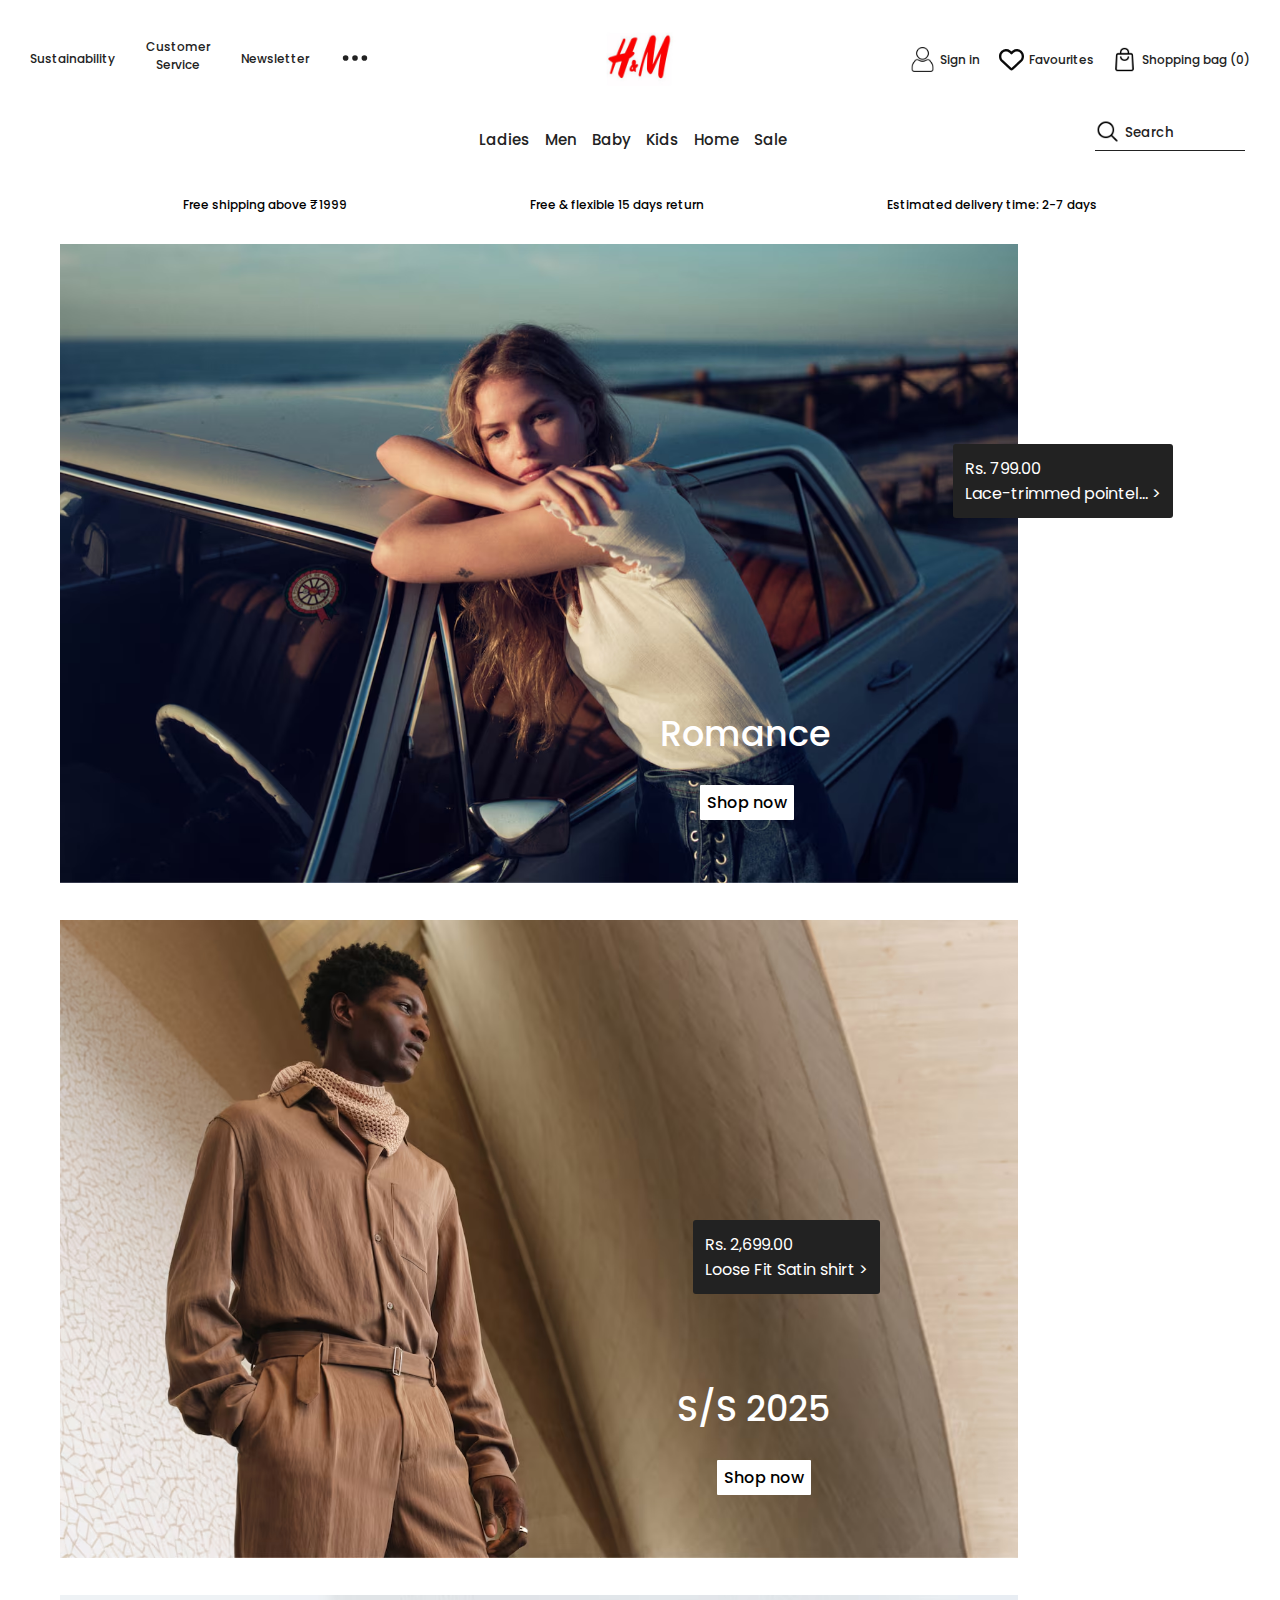
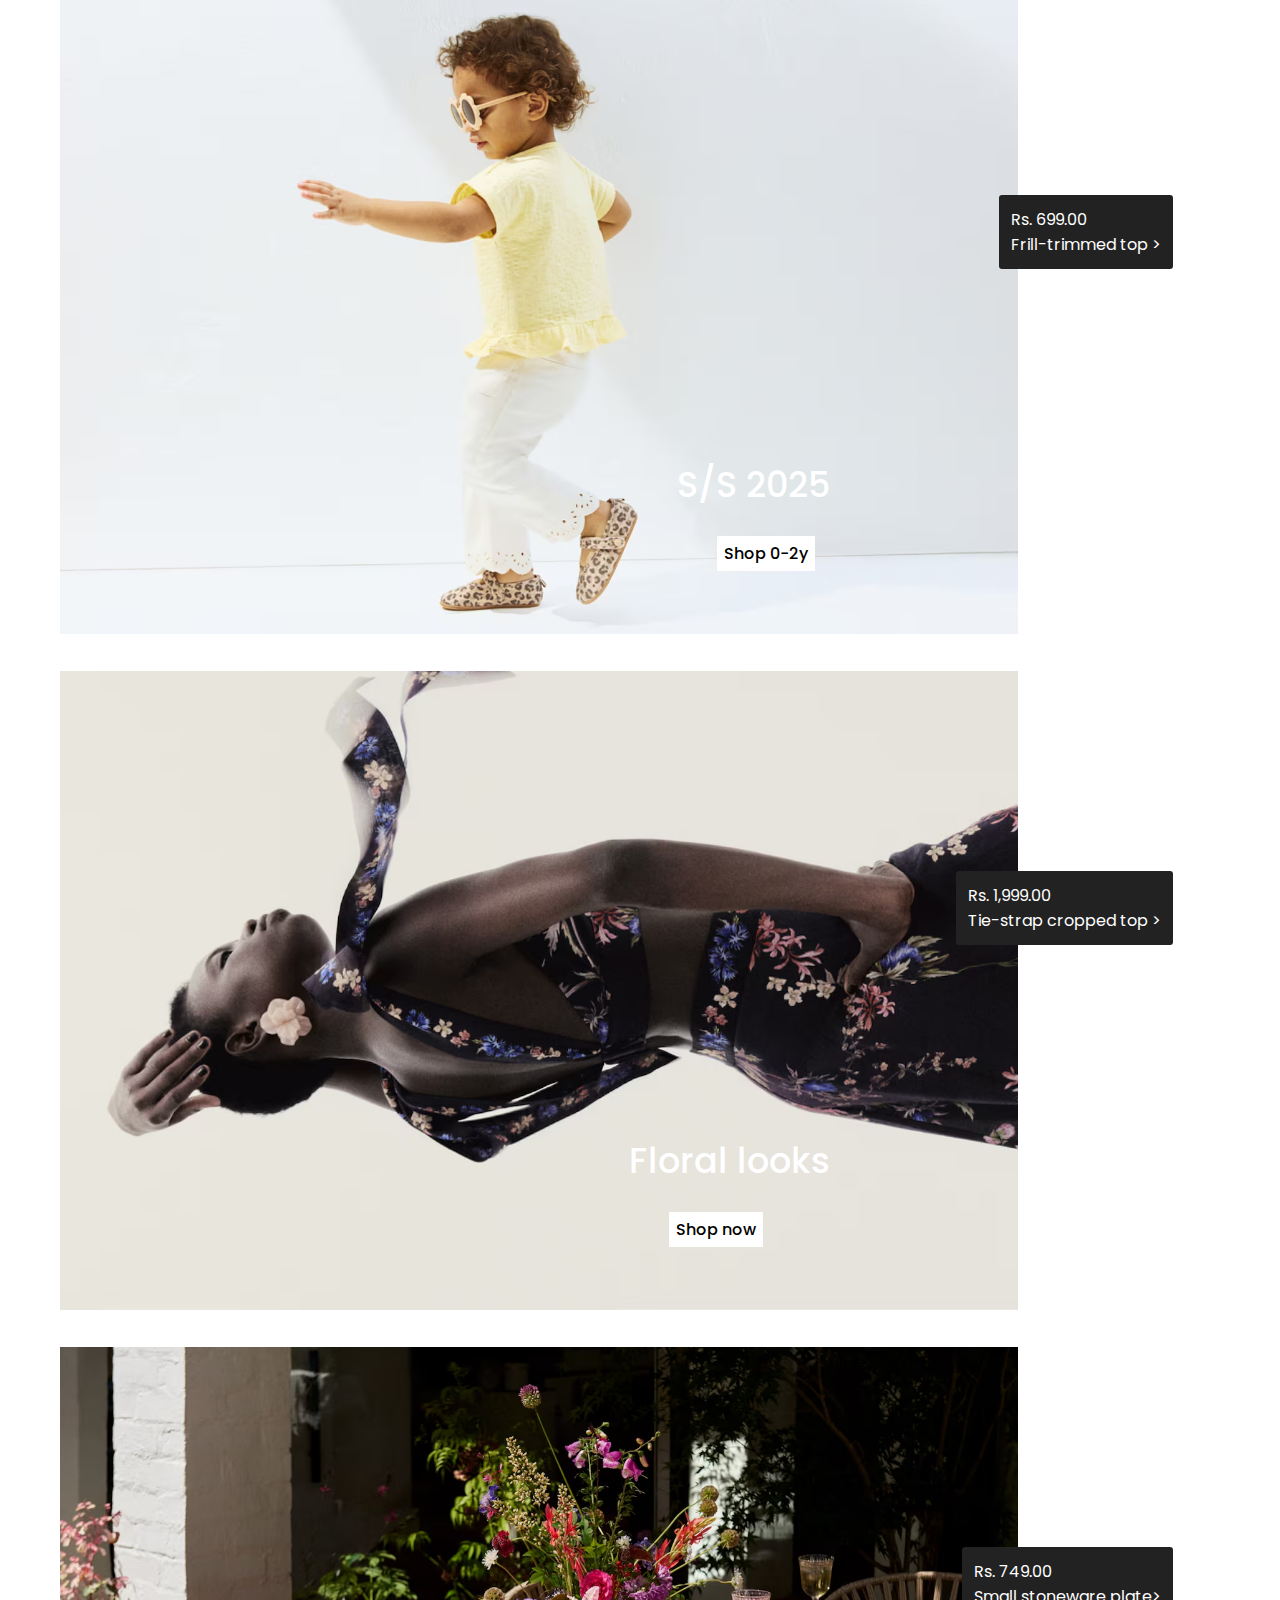
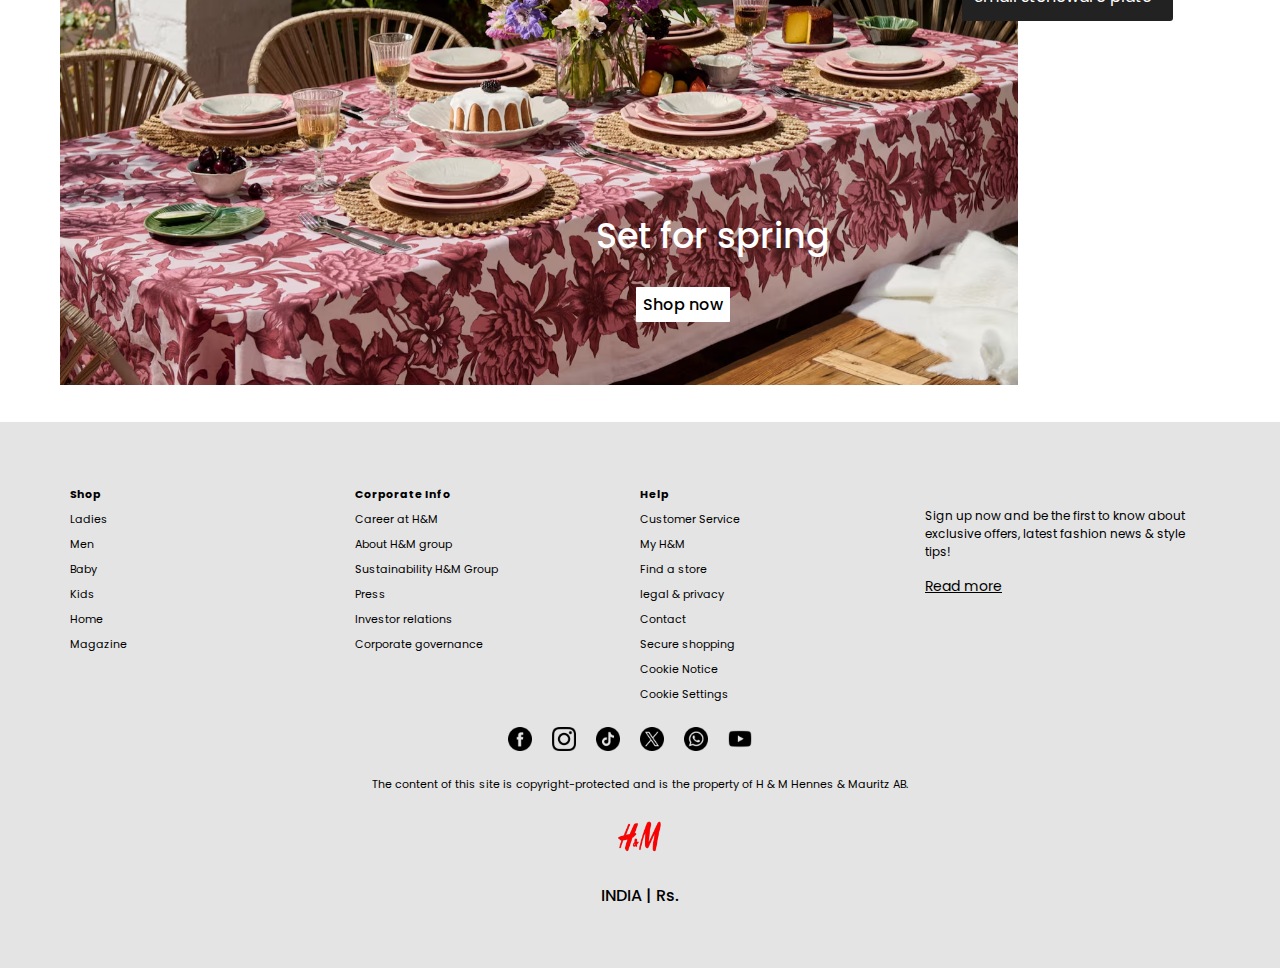
<file: index.html>
<!DOCTYPE html>
<html lang="en">

<head>
  <meta charset="UTF-8">
  <meta name="viewport" content="width=device-width, initial-scale=1.0">
  <title>H&M Clone</title>
  <link rel="icon" sizes="512x512" href="logo/948c7f31df5eb63955907221228842d7-removebg-preview.png">
  <link rel="preconnect" href="https://fonts.googleapis.com">
  <link rel="preconnect" href="https://fonts.gstatic.com" crossorigin>
  <link
    href="https://fonts.googleapis.com/css2?family=Poppins:ital,wght@0,100;0,200;0,300;0,400;0,500;0,600;0,700;0,800;0,900;1,100;1,200;1,300;1,400;1,500;1,600;1,700;1,800;1,900&family=Roboto:ital,wght@0,100..900;1,100..900&display=swap"
    rel="stylesheet">
  <link rel="stylesheet" href="styles2/header.css">
  <link rel="stylesheet" href="styles2/nav.css">
  <link rel="stylesheet" href="styles2/image.css">
  <link rel="stylesheet" href="styles2/footer.css">
</head>

<body>
  <header>
    <div class="left-section">
      <p>Sustainability</p>
      <p style="text-align: center; margin-top: -7px;">Customer <br> Service</p>
      <p>Newsletter</p>
      <svg xmlns="http://www.w3.org/2000/svg" width="30" height="30" fill="currentColor" class="bi bi-three-dots"
        viewBox="0 0 16 16">
        <path
          d="M3 9.5a1.5 1.5 0 1 1 0-3 1.5 1.5 0 0 1 0 3m5 0a1.5 1.5 0 1 1 0-3 1.5 1.5 0 0 1 0 3m5 0a1.5 1.5 0 1 1 0-3 1.5 1.5 0 0 1 0 3" />
      </svg>
    </div>
    <div class="middle-section">
      <img class="logo" src="logo/image.jpeg">
    </div>
    <div class="right-section">
      <div>
        <img src="icons/user.png">
        <p>Sign in</p>
      </div>
      <div>
        <img src="icons/heart-regular.svg">
        <p>Favourites</p>
      </div>
      <div>
        <img src="icons/bag.png">
        <p>Shopping bag (0)</p>
      </div>
    </div>
  </header>
  <nav>
    <div class="main-nav">
      <span>Ladies</span>
      <span>Men</span>
      <span>Baby</span>
      <span>Kids</span>
      <span>Home</span>
      <span>Sale</span>
    </div>
    <div class="search-container">
      <img src="icons/icons8-search-30.png">
      <input placeholder="Search" type="text">
    </div>
  </nav>
  <div class="delivery-details">
    <span>Free shipping above ₹1999</span>
    <span>Free & flexible 15 days return</span>
    <span>Estimated delivery time: 2-7 days</span>
  </div>
  <main>
    <div class="image-container">
      <img class="image-ad" src="images/DS21B-3x2.avif">
      <div class="product-details">
        <p>Rs. 799.00</p>
        <p>Lace-trimmed pointel... ></p>
      </div>
      <div class="product-buy">
        <h1>Romance</h1>
        <button>Shop now</button>
      </div>
    </div>

    <div class="image-container">
      <img class="image-ad" src="images/MS21C1-ss25-3x2-teaser.avif">
      <div class="product-details pd-2">
        <p>Rs. 2,699.00</p>
        <p>Loose Fit Satin shirt ></p>
      </div>
      <div class="product-buy">
        <h1>S/S 2025</h1>
        <button>Shop now</button>
      </div>
    </div>

    <div class="image-container">
      <img class="image-ad" src="images/4061A-Baby-3x2-hm-spring-baby.avif">
      <div class="product-details">
        <p>Rs. 699.00</p>
        <p>Frill-trimmed top ></p>
      </div>
      <div class="product-buy">
        <h1>S/S 2025</h1>
        <button>Shop 0-2y</button>
      </div>
    </div>

    <div class="image-container">
      <img class="image-ad" src="images/WS21AB-3x2.avif">
      <div class="product-details">
        <p>Rs. 1,999.00</p>
        <p>Tie-strap cropped top ></p>
      </div>
      <div class="product-buy">
        <h1>Floral looks</h1>
        <button>Shop now</button>
      </div>
    </div>

    <div class="image-container">
      <img class="image-ad" src="images/7021C-3x2-1.avif">
      <div class="product-details">
        <p>Rs. 749.00</p>
        <p>Small stoneware plate></p>
      </div>
      <div class="product-buy">
        <h1>Set for spring</h1>
        <button>Shop now</button>
      </div>
    </div>
  </main>
  <footer>
    <div class="grid-container">
      <div class="shop-details">
        <ul>
          <li>Shop</li>
          <li>Ladies</li>
          <li>Men</li>
          <li>Baby</li>
          <li>Kids</li>
          <li>Home</li>
          <li>Magazine</li>
        </ul>
      </div>
      <div class="corporate-info-details">
        <ul>
          <li>Corporate Info</li>
          <li>Career at H&M</li>
          <li>About H&M group</li>
          <li>Sustainability H&M Group</li>
          <li>Press</li>
          <li>Investor relations</li>
          <li>Corporate governance</li>
        </ul>
      </div>
      <div class="help-details">
        <ul>
          <li>Help</li>
          <li>Customer Service</li>
          <li>My H&M</li>
          <li>Find a store</li>
          <li>legal & privacy</li>
          <li>Contact</li>
          <li>Secure shopping</li>
          <li>Cookie Notice</li>
          <li>Cookie Settings</li>
        </ul>
      </div>
      <div class="signup-details">
        <p>Sign up now and be the first to know about exclusive offers, latest fashion news & style tips!</p>
        <p>Read more</p>
      </div>
    </div>
    <div class="socialmedia-icons">
      <img src="socialmedia-icons/facebook.png">
      <img src="socialmedia-icons/instagram.png">
      <img src="socialmedia-icons/tiktok.png">
      <img src="socialmedia-icons/twitter.png">
      <img src="socialmedia-icons/whatsapp.png">
      <img src="socialmedia-icons/youtube.png">
    </div>
    <p class="copyright">The content of this site is copyright-protected and is the property of H & M Hennes & Mauritz AB.</p>
    <div class="logo-footer-container">
      <img class="logo-footer" src="logo/image-removebg-preview.png">
    </div>
    <p class="country-currency">INDIA | Rs.</p>
    
  </footer>
</body>

</html>
</file>
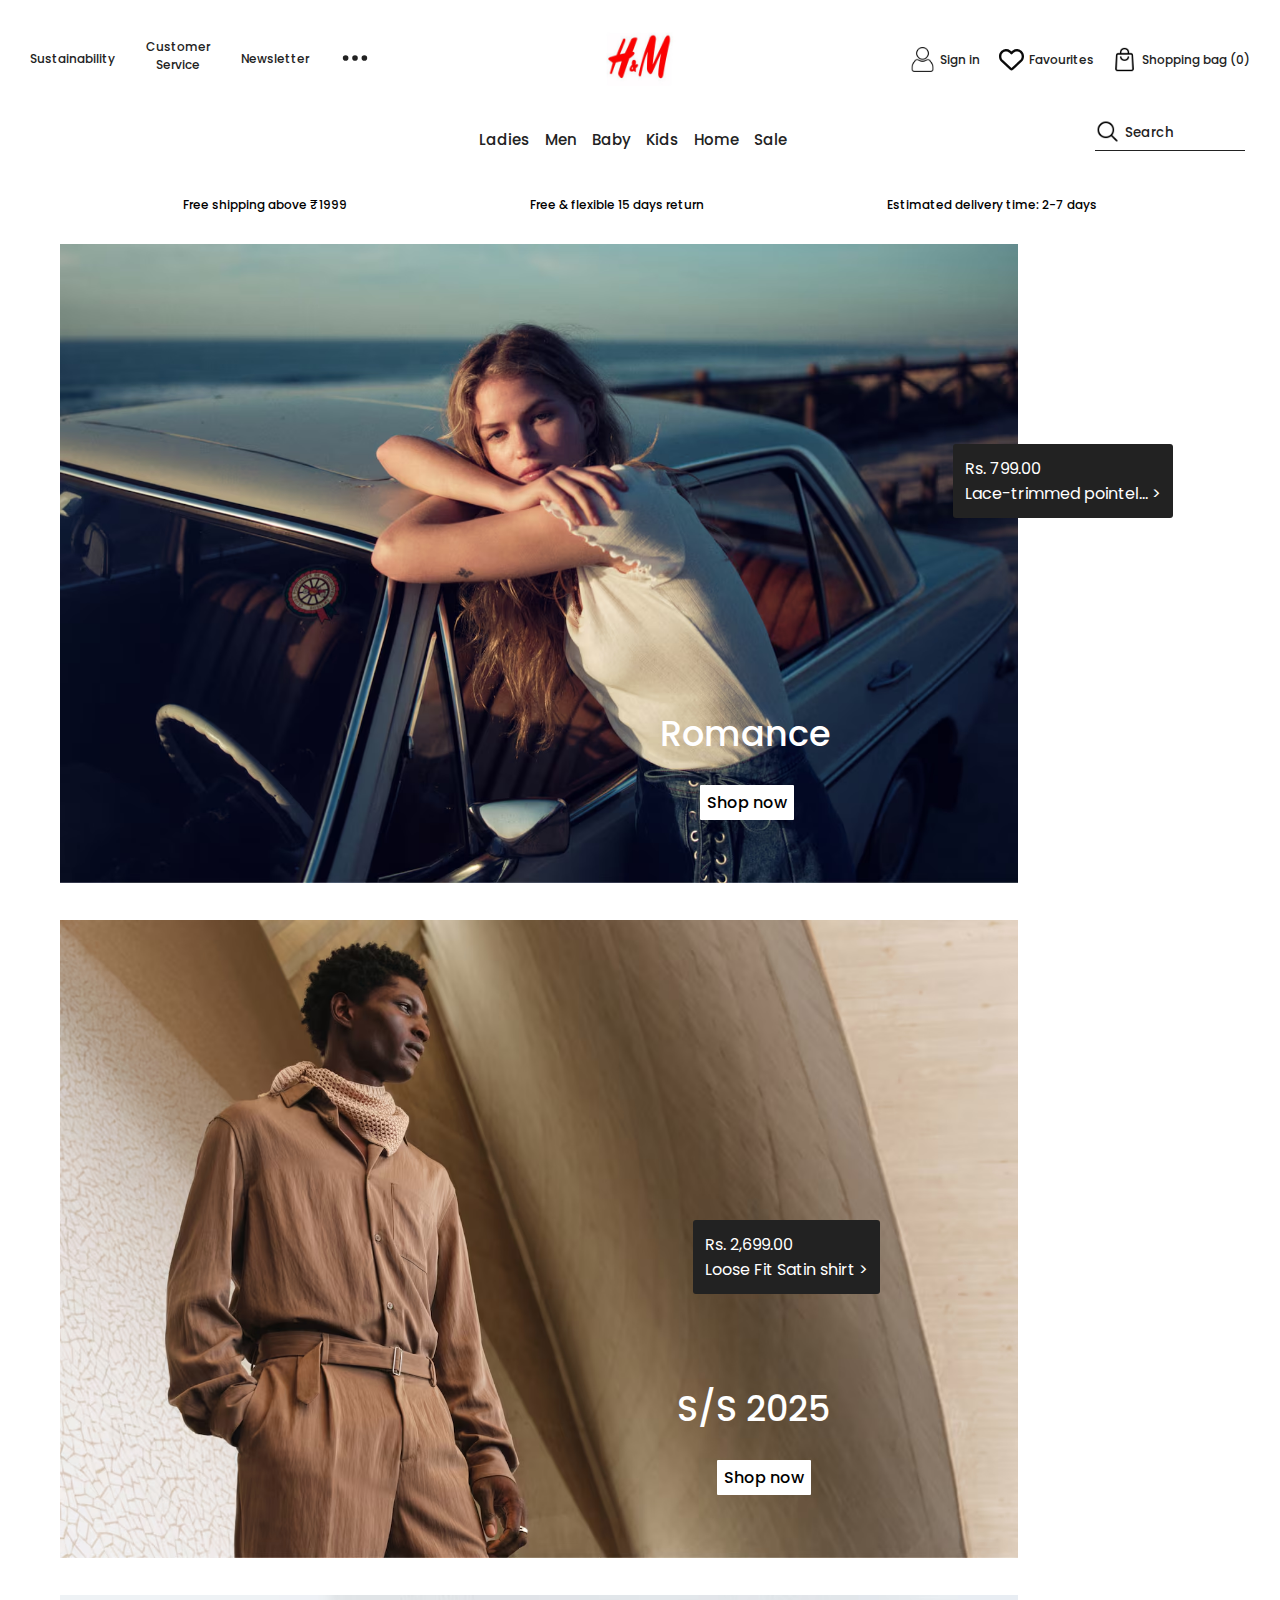
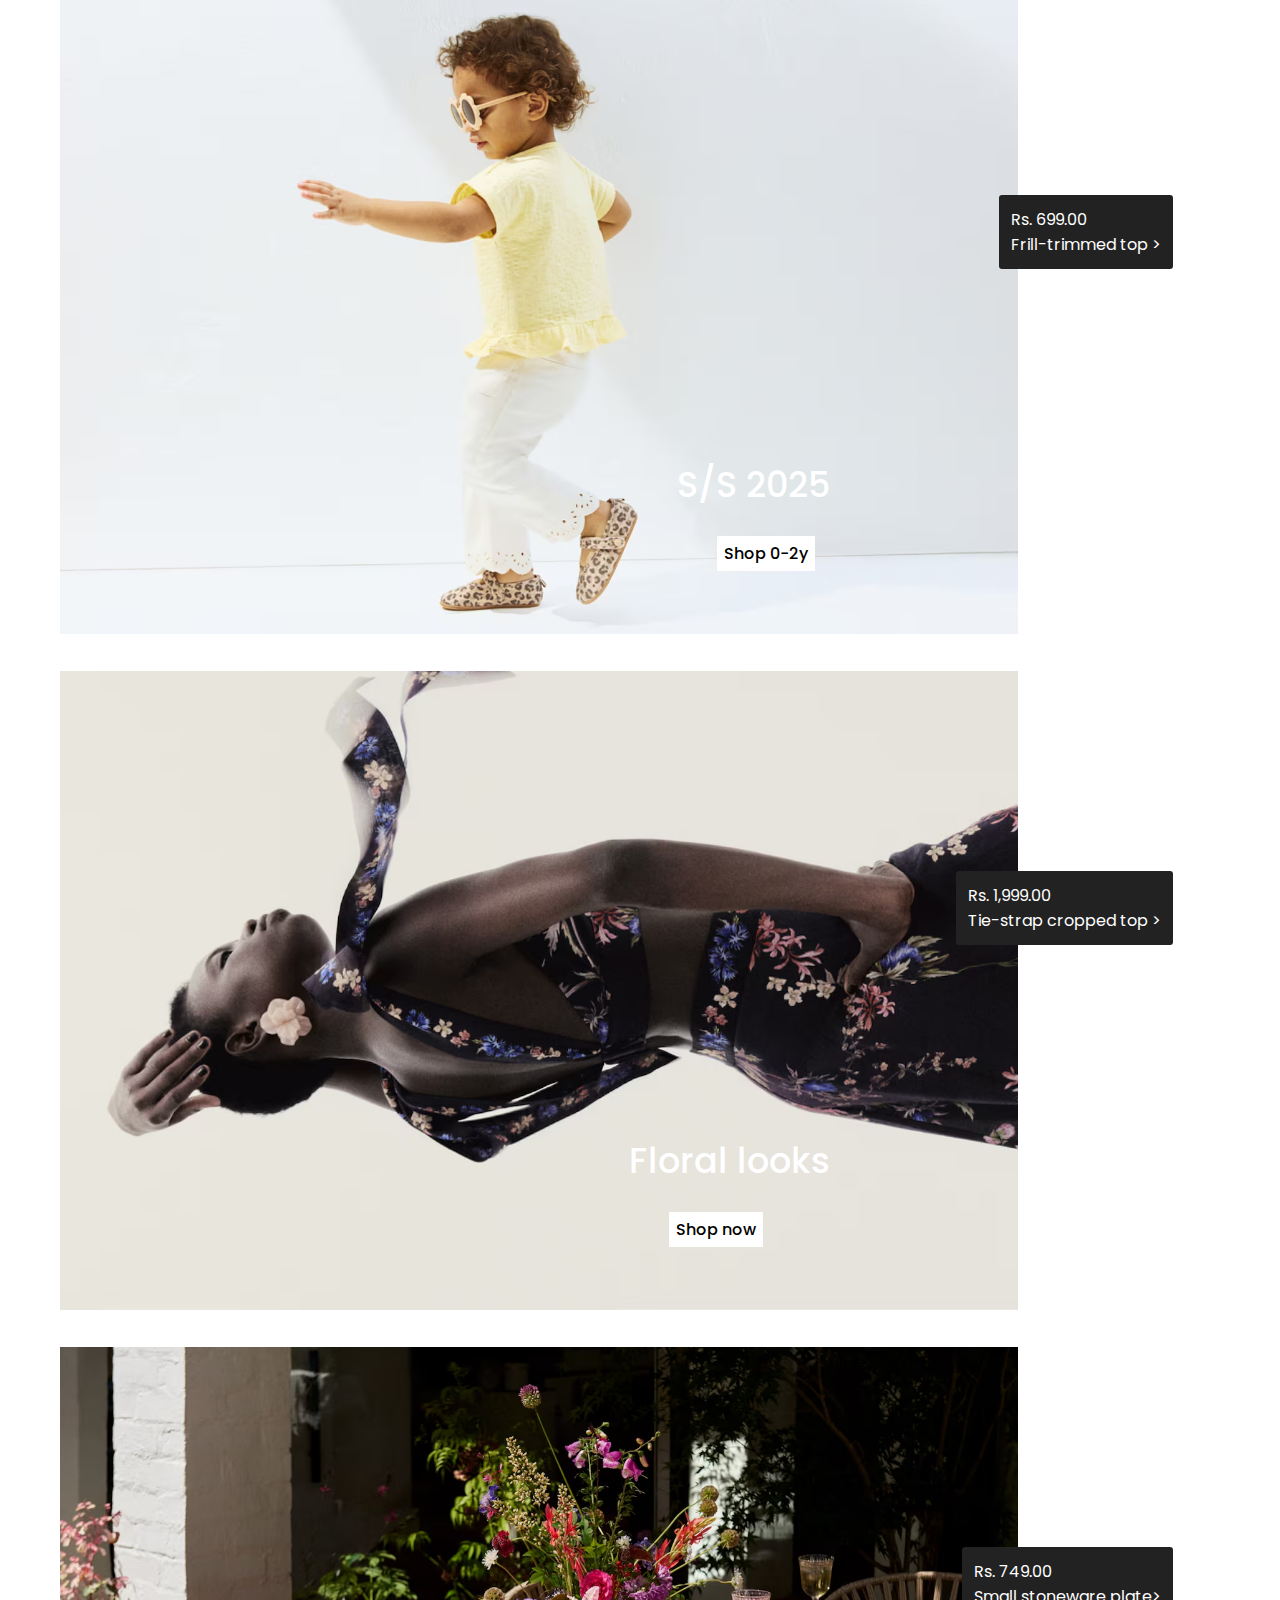
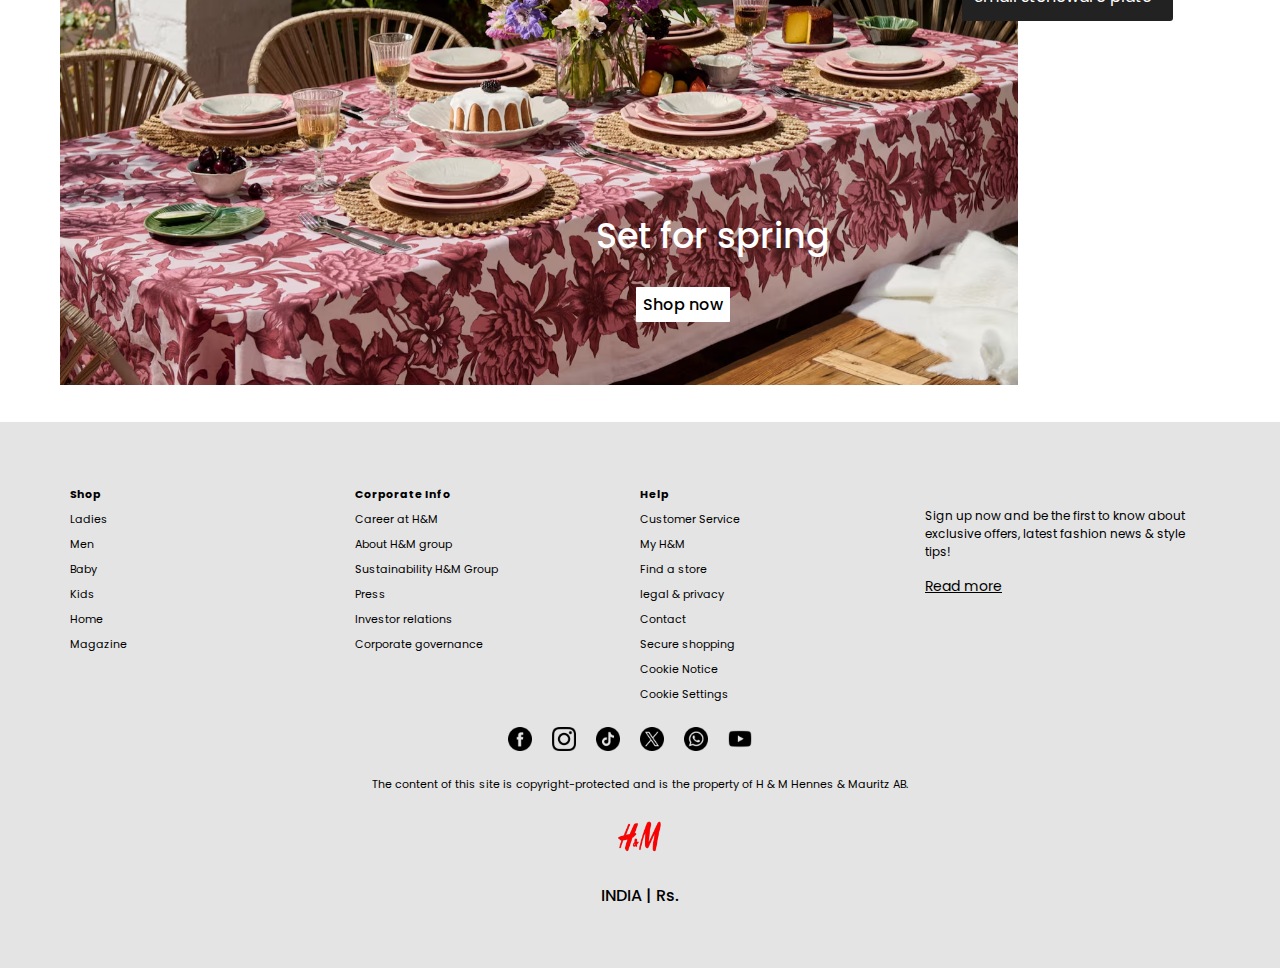
<file: h&m.html>
<!DOCTYPE html>
<html lang="en">

<head>
  <meta charset="UTF-8">
  <meta name="viewport" content="width=device-width, initial-scale=1.0">
  <title>H&M Clone</title>
  <link rel="icon" sizes="512x512" href="logo/948c7f31df5eb63955907221228842d7-removebg-preview.png">
  <link rel="preconnect" href="https://fonts.googleapis.com">
  <link rel="preconnect" href="https://fonts.gstatic.com" crossorigin>
  <link
    href="https://fonts.googleapis.com/css2?family=Poppins:ital,wght@0,100;0,200;0,300;0,400;0,500;0,600;0,700;0,800;0,900;1,100;1,200;1,300;1,400;1,500;1,600;1,700;1,800;1,900&family=Roboto:ital,wght@0,100..900;1,100..900&display=swap"
    rel="stylesheet">
  <link rel="stylesheet" href="styles2/header.css">
  <link rel="stylesheet" href="styles2/nav.css">
  <link rel="stylesheet" href="styles2/image.css">
  <link rel="stylesheet" href="styles2/footer.css">
</head>

<body>
  <header>
    <div class="left-section">
      <p>Sustainability</p>
      <p style="text-align: center; margin-top: -7px;">Customer <br> Service</p>
      <p>Newsletter</p>
      <svg xmlns="http://www.w3.org/2000/svg" width="30" height="30" fill="currentColor" class="bi bi-three-dots"
        viewBox="0 0 16 16">
        <path
          d="M3 9.5a1.5 1.5 0 1 1 0-3 1.5 1.5 0 0 1 0 3m5 0a1.5 1.5 0 1 1 0-3 1.5 1.5 0 0 1 0 3m5 0a1.5 1.5 0 1 1 0-3 1.5 1.5 0 0 1 0 3" />
      </svg>
    </div>
    <div class="middle-section">
      <img class="logo" src="logo/image.jpeg">
    </div>
    <div class="right-section">
      <div>
        <img src="icons/user.png">
        <p>Sign in</p>
      </div>
      <div>
        <img src="icons/heart-regular.svg">
        <p>Favourites</p>
      </div>
      <div>
        <img src="icons/bag.png">
        <p>Shopping bag (0)</p>
      </div>
    </div>
  </header>
  <nav>
    <div class="main-nav">
      <span>Ladies</span>
      <span>Men</span>
      <span>Baby</span>
      <span>Kids</span>
      <span>Home</span>
      <span>Sale</span>
    </div>
    <div class="search-container">
      <img src="icons/icons8-search-30.png">
      <input placeholder="Search" type="text">
    </div>
  </nav>
  <div class="delivery-details">
    <span>Free shipping above ₹1999</span>
    <span>Free & flexible 15 days return</span>
    <span>Estimated delivery time: 2-7 days</span>
  </div>
  <main>
    <div class="image-container">
      <img class="image-ad" src="images/DS21B-3x2.avif">
      <div class="product-details">
        <p>Rs. 799.00</p>
        <p>Lace-trimmed pointel... ></p>
      </div>
      <div class="product-buy">
        <h1>Romance</h1>
        <button>Shop now</button>
      </div>
    </div>

    <div class="image-container">
      <img class="image-ad" src="images/MS21C1-ss25-3x2-teaser.avif">
      <div class="product-details pd-2">
        <p>Rs. 2,699.00</p>
        <p>Loose Fit Satin shirt ></p>
      </div>
      <div class="product-buy">
        <h1>S/S 2025</h1>
        <button>Shop now</button>
      </div>
    </div>

    <div class="image-container">
      <img class="image-ad" src="images/4061A-Baby-3x2-hm-spring-baby.avif">
      <div class="product-details">
        <p>Rs. 699.00</p>
        <p>Frill-trimmed top ></p>
      </div>
      <div class="product-buy">
        <h1>S/S 2025</h1>
        <button>Shop 0-2y</button>
      </div>
    </div>

    <div class="image-container">
      <img class="image-ad" src="images/WS21AB-3x2.avif">
      <div class="product-details">
        <p>Rs. 1,999.00</p>
        <p>Tie-strap cropped top ></p>
      </div>
      <div class="product-buy">
        <h1>Floral looks</h1>
        <button>Shop now</button>
      </div>
    </div>

    <div class="image-container">
      <img class="image-ad" src="images/7021C-3x2-1.avif">
      <div class="product-details">
        <p>Rs. 749.00</p>
        <p>Small stoneware plate></p>
      </div>
      <div class="product-buy">
        <h1>Set for spring</h1>
        <button>Shop now</button>
      </div>
    </div>
  </main>
  <footer>
    <div class="grid-container">
      <div class="shop-details">
        <ul>
          <li>Shop</li>
          <li>Ladies</li>
          <li>Men</li>
          <li>Baby</li>
          <li>Kids</li>
          <li>Home</li>
          <li>Magazine</li>
        </ul>
      </div>
      <div class="corporate-info-details">
        <ul>
          <li>Corporate Info</li>
          <li>Career at H&M</li>
          <li>About H&M group</li>
          <li>Sustainability H&M Group</li>
          <li>Press</li>
          <li>Investor relations</li>
          <li>Corporate governance</li>
        </ul>
      </div>
      <div class="help-details">
        <ul>
          <li>Help</li>
          <li>Customer Service</li>
          <li>My H&M</li>
          <li>Find a store</li>
          <li>legal & privacy</li>
          <li>Contact</li>
          <li>Secure shopping</li>
          <li>Cookie Notice</li>
          <li>Cookie Settings</li>
        </ul>
      </div>
      <div class="signup-details">
        <p>Sign up now and be the first to know about exclusive offers, latest fashion news & style tips!</p>
        <p>Read more</p>
      </div>
    </div>
    <div class="socialmedia-icons">
      <img src="socialmedia-icons/facebook.png">
      <img src="socialmedia-icons/instagram.png">
      <img src="socialmedia-icons/tiktok.png">
      <img src="socialmedia-icons/twitter.png">
      <img src="socialmedia-icons/whatsapp.png">
      <img src="socialmedia-icons/youtube.png">
    </div>
    <p class="copyright">The content of this site is copyright-protected and is the property of H & M Hennes & Mauritz AB.</p>
    <div class="logo-footer-container">
      <img class="logo-footer" src="logo/image-removebg-preview.png">
    </div>
    <p class="country-currency">INDIA | Rs.</p>
    
  </footer>
</body>

</html>
</file>
<file: styles2/header.css>
* {
  margin: 0;
  padding: 0;
  font-family: 'Poppins', Arial;
}

header {
  margin: -6px 30px;
  display: flex;
  justify-content: space-between;
  font-size: 12px;
  font-weight: 500;
  color: rgb(34, 34, 34);
}
.left-section {
  display: flex;
  justify-content: space-between;
  align-items: center;
  width: 340px;
}
.left-section p {
}
.bi {
  margin-top: -3px;
}
.middle-section {

}
.logo {
  width: 130px;
  height: 130px;
  display: block;
}
.right-section {
  display: flex;
  align-items: center;
  justify-content: space-between;
  width: 340px;
}
.right-section div {
  display: flex;

  
}
.right-section img {
  width: 25px;
  height: 25px;
  margin-right: 5px;
}
.right-section p {
  margin-top: 4px;
}
</file>
<file: styles2/nav.css>
nav {
  position: relative;
  color: rgb(34, 34, 34);
  margin-top: 10px;
}
nav .main-nav {
  display: flex;
  justify-content: center;
}
nav .main-nav span {
  margin-right: 15px;
  font-size: 15px;
  font-weight: 500;
}
.search-container {
  position: absolute;
  right: 35px;
  bottom: 0;
}
.search-container img {
  position: absolute;
  width: 25px;
}
.search-container input {
  padding-left: 30px;
  padding-bottom: 7px;
  border: none;
  border-bottom: 1px solid rgb(34, 34, 34); 
  font-weight: 500;
  width: 120px;
}
.search-container input::placeholder{
  color: rgb(34, 34, 34)
}
.delivery-details {
  display: flex;
  justify-content: space-evenly;
  margin-top: 45px;
}
.delivery-details span {
  font-size: 12px;
  font-weight: 500;
}
</file>
<file: styles2/image.css>
.image-container {
  margin: 30px 60px;
  position: relative;
  cursor: pointer;
}
.image-ad {
  width: 958px;
}
.product-details {
  display: inline-block;
  background-color: rgb(34, 34, 34);
  border-radius: 3px;
  padding: 12px;
  color: white;
  position: absolute;
  right: 47px;
  top: 200px;
}
.pd-2 {
  right: 340px;
  top: 300px;
}
.product-buy {
  position: absolute;
  bottom: 130px;
  right: 390px;
}

.product-buy h1 {
  color: white;
  font-weight: 500;
  font-size: 35px;
}
.product-buy button {
  padding: 5px 7px;
  margin: auto;
  position: absolute;
  left: 40px;
  border: none;
  background-color: white;
  font-weight: 500;
  font-size: 16px;
  margin-top: 25px;
  border-radius: 1px;
  cursor: pointer;
}
</file>
<file: styles2/footer.css>
footer {
 background-color: rgb(228, 228, 228);
 padding-bottom: 60px;
}
.grid-container {
  display: grid;
  grid-template-columns: 1fr 1fr 1fr 1fr;
  font-size: 11px;
  padding: 60px 70px;
}
.grid-container div ul {
  list-style-type: none;
  line-height: 25px;
}
.grid-container div ul li:first-child {
  font-weight: bold;
}
.signup-details {
  margin-top: 25px;
  font-size: 12px;
}
.signup-details p:nth-child(2){
  font-size: 14px;
  text-decoration: underline;
  margin-top: 15px;
}
.socialmedia-icons {
  display: flex;
  justify-content: center;
  align-items: center;
  margin-top: -40px;
}
.socialmedia-icons img {
  width: 24px;
  margin-right: 20px;
}
.copyright {
  font-size: 11px;
  text-align: center;
  margin-top: 25px;
}
.logo-footer-container {
  display: flex;
  justify-content: center;
  align-items: center;
}
.logo-footer {
  width: 90px;
}
.country-currency {
  text-align: center;
  font-weight: 500;
}
</file>
